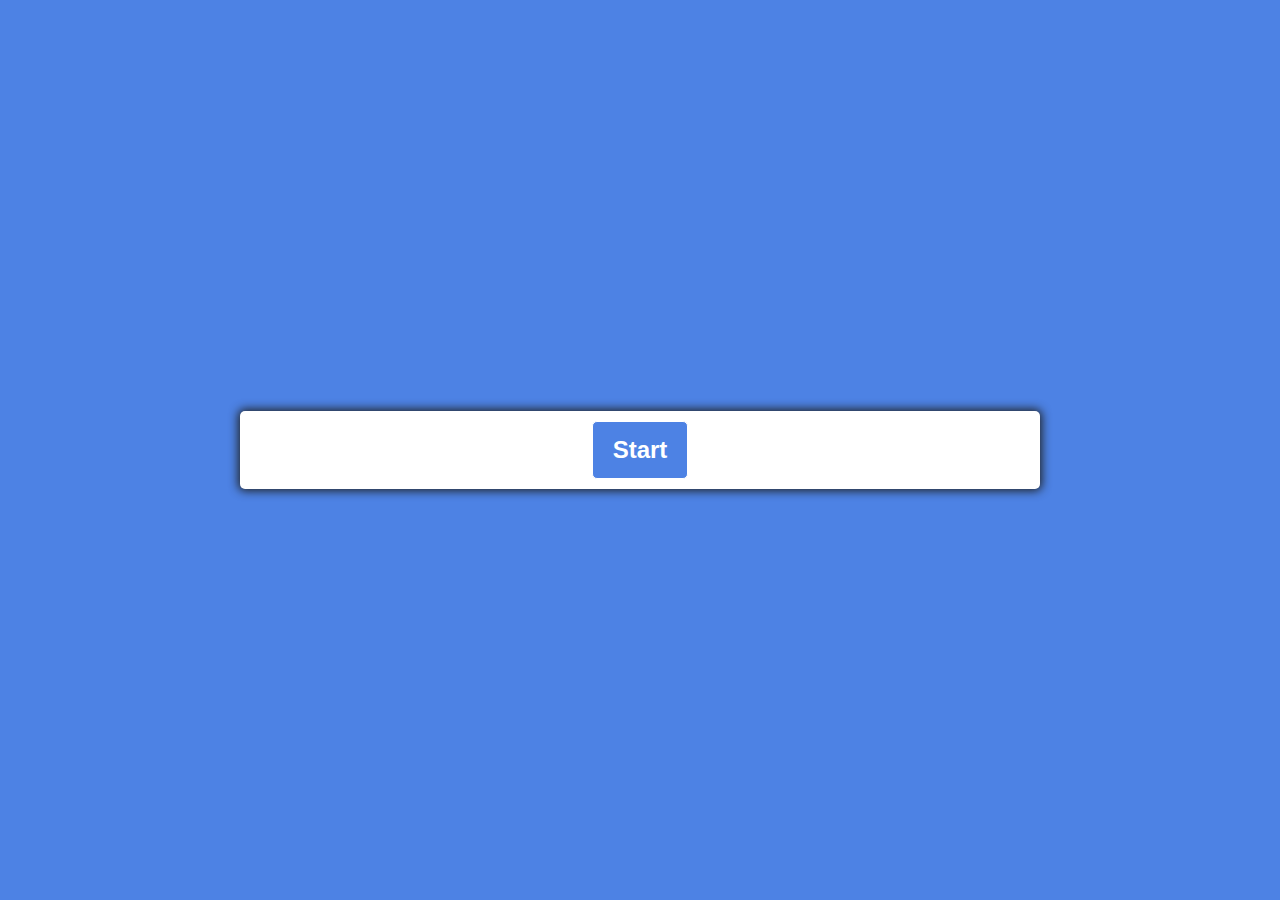
<file: Quiz/saveQuizJS/quizApp/quizApp.html>
<!DOCTYPE html>
<html lang="fr">
<head>
    <meta charset="UTF-8">
    <meta http-equiv="X-UA-Compatible" content="IE=edge">
    <meta name="viewport" content="width=device-width, initial-scale=1.0">
    <link rel="stylesheet" href="https://maxcdn.bootstrapcdn.com/bootstrap/4.0.0/css/bootstrap.min.css" integrity="sha384-Gn5384xqQ1aoWXA+058RXPxPg6fy4IWvTNh0E263XmFcJlSAwiGgFAW/dAiS6JXm" crossorigin="anonymous">
    <link rel="stylesheet" href="styleQuizApp.css">
    <script defer src="script.js"></script>
    <title>Quiz App</title>
</head>
<body>
    <div class="container appQuiz">
        <div class="hide" id="question-container">
            <div id="question">Question</div>
            <div id="answer-buttons" class="btn-grid">
                <button class="btn">Answer 1</button>
                <button class="btn">Answer 2</button>
                <button class="btn">Answer 3</button>
                <button class="btn">Answer 4</button>
            </div>
        </div>
        <div class="controls">
            <button class="start-btn btn" id="start-btn">Start</button>
            <button class="next-btn btn hide" id="next-btn">Next</button>
        </div>
    </div>
</body>
</html>
</file>
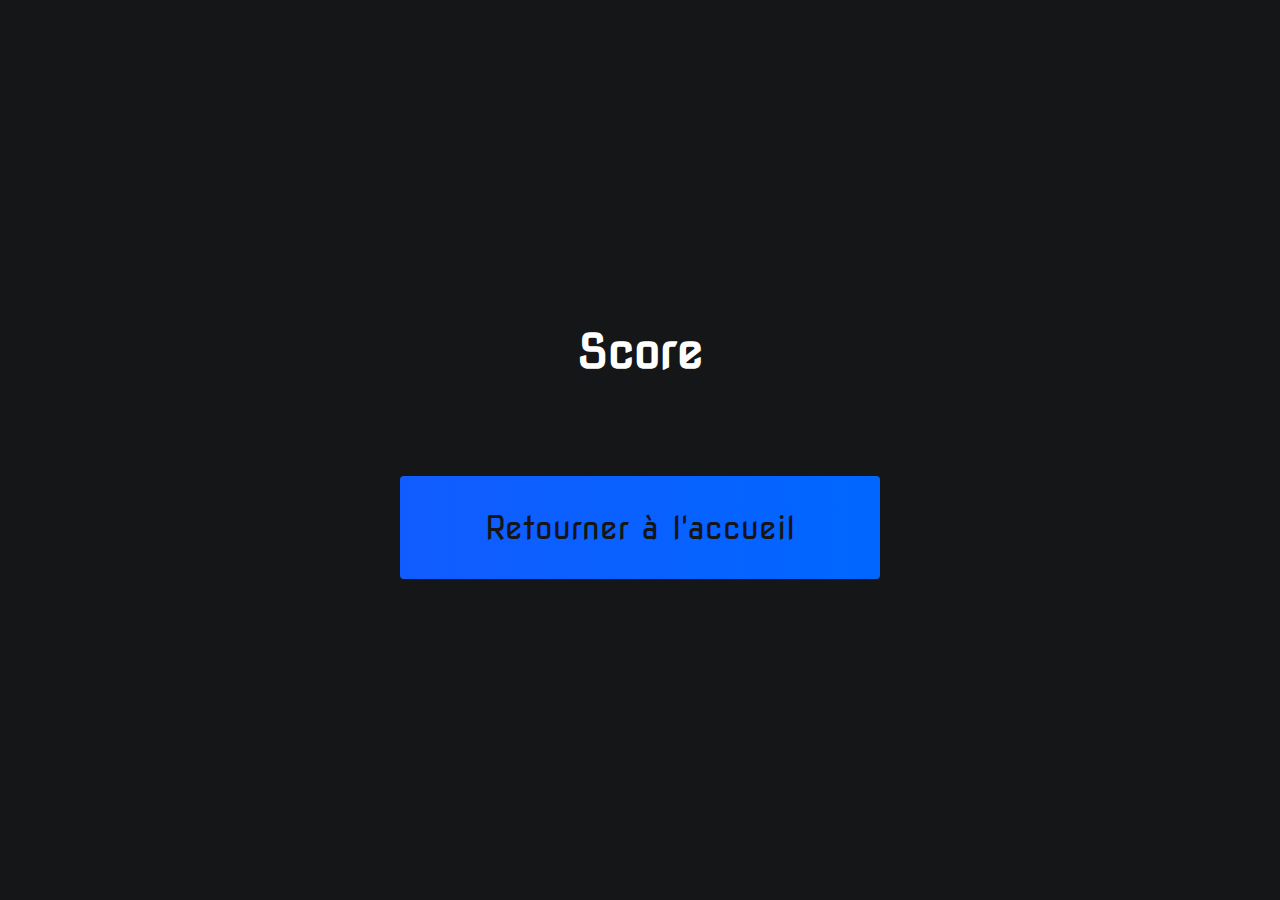
<file: Quiz/saveQuizJS/quizV2/ecranDeFin.html>
<!DOCTYPE html>
<html lang="en">
<head>
    <meta charset="UTF-8">
    <meta http-equiv="X-UA-Compatible" content="IE=edge">
    <meta name="viewport" content="width=device-width, initial-scale=1.0">
    <link rel="stylesheet" href="styleQuizHTML.css">
    <title>Quiz'Up</title>
</head>
<body>
    <div class="container">
        <div id="end" class="flex-center flex-column">
            <h1 id="scoreFinal">Score</h1>
            <a href="../admin/listeCategories.php" class="btn">Retourner à l'accueil</a>
        </div>
    </div>
</body>
</html>
</file>
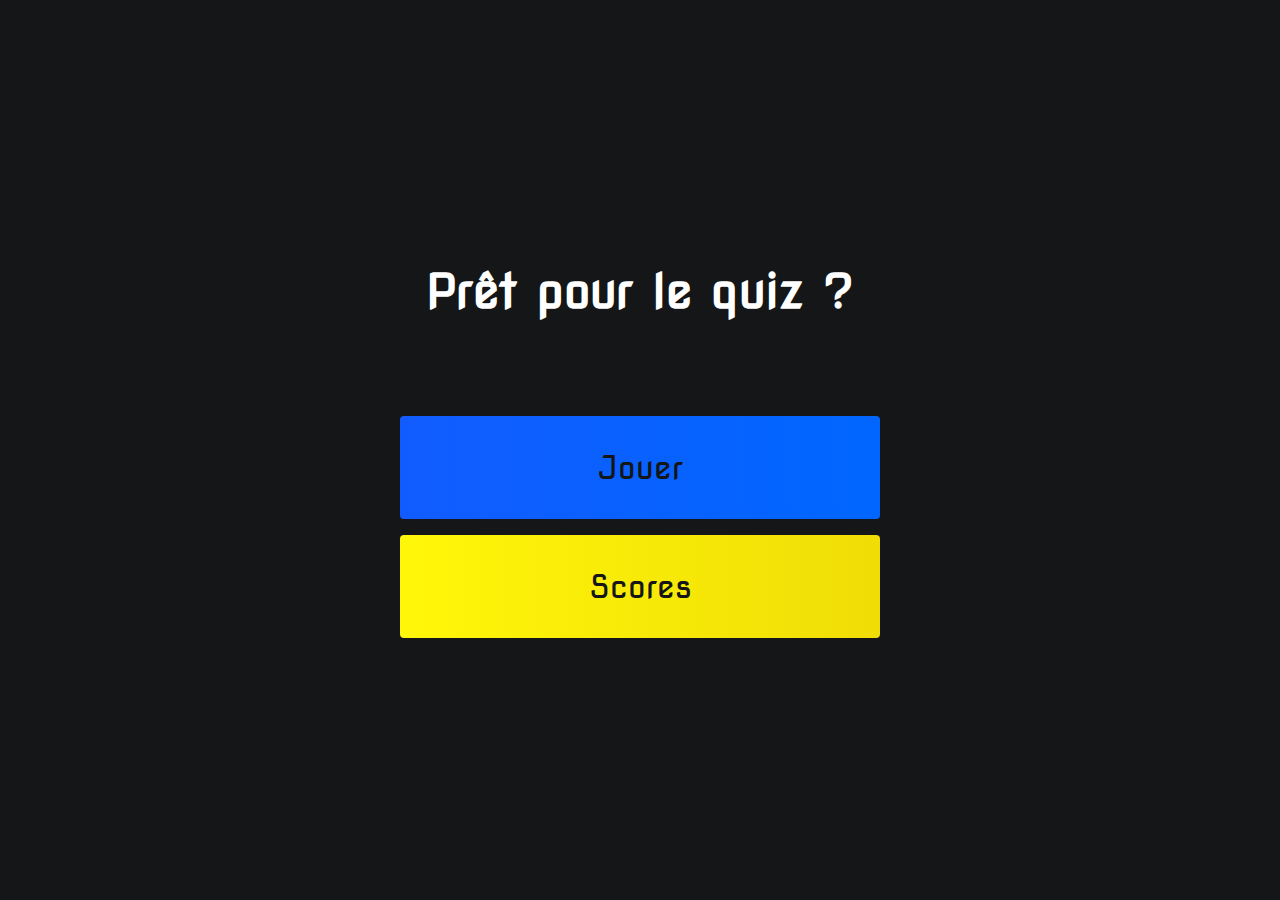
<file: Quiz/saveQuizJS/quizV2/indexQuiz.html>
<!DOCTYPE html>
<html lang="en">
<head>
    <meta charset="UTF-8">
    <meta http-equiv="X-UA-Compatible" content="IE=edge">
    <meta name="viewport" content="width=device-width, initial-scale=1.0">
    <link rel="stylesheet" href="styleQuizHTML.css">
    <title>Accueil</title>
</head>
<body>
    <div class="container">
        <div id="home" class="flex-column flex-center">
            <h1>Prêt pour le quiz ?</h1>
            <a href="jeu.html" class="btn">Jouer</a>
            <a href="scores.html" class="btn" id="btn-scores">Scores</a>
        </div>
    </div>
    
</body>
</html>
</file>
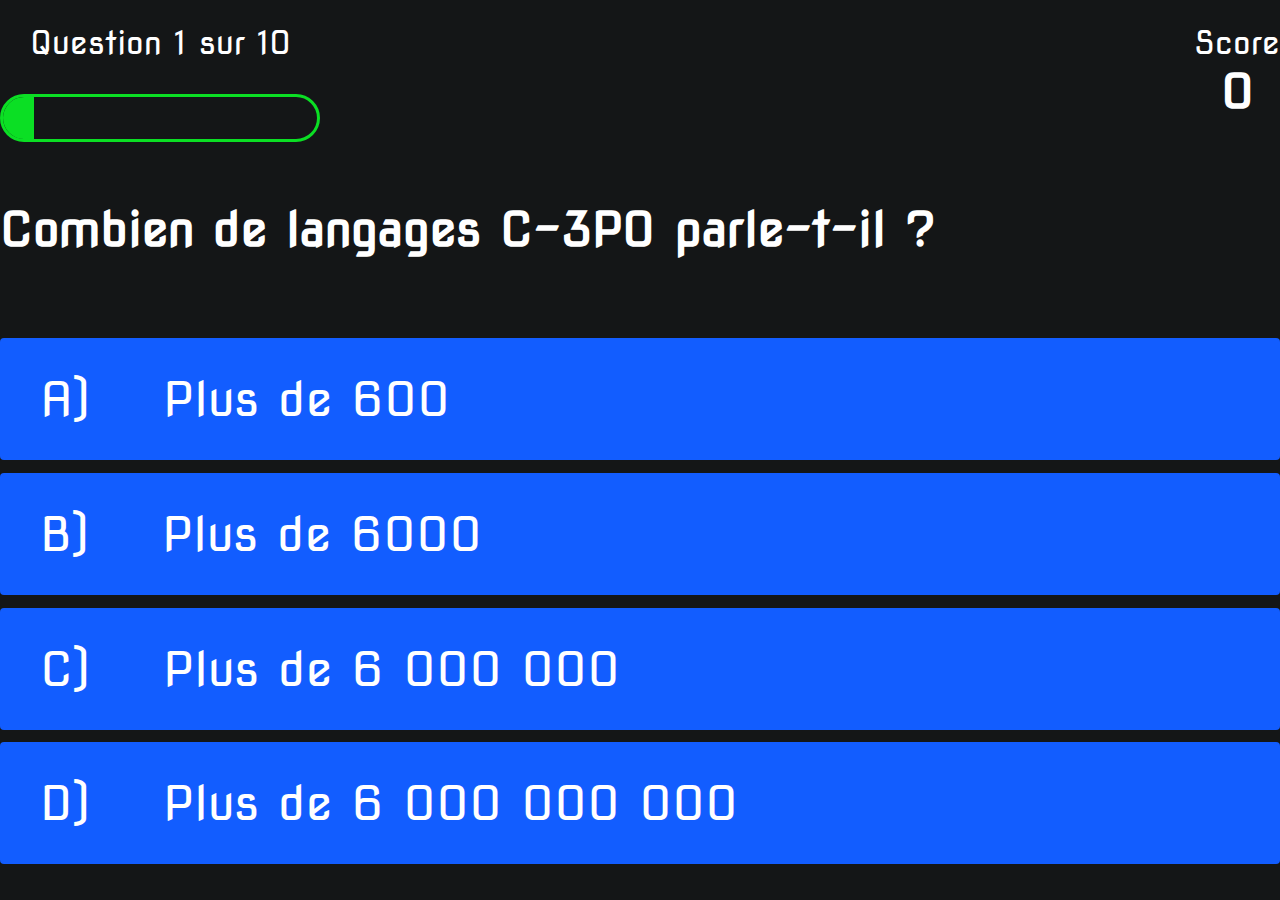
<file: Quiz/saveQuizJS/quizV2/jeu.html>
<!DOCTYPE html>
<html lang="en">
<head>
    <meta charset="UTF-8">
    <meta http-equiv="X-UA-Compatible" content="IE=edge">
    <meta name="viewport" content="width=device-width, initial-scale=1.0">
    <link rel="stylesheet" href="styleQuizHTML.css">
    <link rel="stylesheet" href="jeu.css">
    
    <title>Jeu</title>
</head>
<body>
    <div class="container">
        <div id="jeu" class="justify-center flex-column">
            <div id="hud">
                <div class="hud-item">
                    <p id="progressText" class="hud-prefix">
                        Question
                    </p>
                    <div id="progressBar">
                        <div id="progressBarFull"></div>
                    </div>
                </div>
                <div class="hud-item">
                    <p class="hud-prefix">
                        Score
                    </p>
                    <h1 class="hud-main-text" id="score">
                        0
                    </h1>
                </div>
            </div>
            <h1 id="question">Question 1 :</h1>
            <div class="reponse-container">
                <p class="reponse-prefix">A)</p>
                <p class="reponse-text" data-number="1">Réponse 1</p>
            </div>
            <div class="reponse-container">
                <p class="reponse-prefix">B)</p>
                <p class="reponse-text" data-number="2">Réponse 2</p>
            </div>
            <div class="reponse-container">
                <p class="reponse-prefix">C)</p>
                <p class="reponse-text" data-number="3">Réponse 3</p>
            </div>
            <div class="reponse-container">
                <p class="reponse-prefix">D)</p>
                <p class="reponse-text" data-number="4">Réponse 4</p>
            </div>
        </div>
    </div>
    <script src="jeu.js"></script>
</body>
</html>
</file>
<file: Quiz/saveQuizJS/quizApp/styleQuizApp.css>
*, *::before, *::after  /* Selectionne tous les élements */
{
  box-sizing: border-box;
  font-family: 'Lato', sans-serif;
}

:root
{
  --hue-neutral: #4d82e4;
  --hue-correct: green;
  --hue-wrong: red;
}

body
{
  --hue: var(--hue-neutral);
  padding: 0;
  margin: 0;
  width: 100vw;
  height: 100vh;
  display: flex;
  justify-content: center;
  align-items: center;
  background-color: var(--hue);
}

body.correct
{
  --hue: var(--hue-correct);
}
body.wrong
{
  --hue: var(--hue-wrong);
}

.appQuiz
{
    width: 800px;
    max-width: 80%;
    background-color: white;
    border-radius: 5px;
    padding: 10px;
    box-shadow: 0 0 10px 2px;
}

.btn-grid
{
    display: grid;
    grid-template-columns: repeat(2, auto);  /* 2 reponses par ligne */
    gap: 10px;
    margin: 20px 0;
}
.btn 
{
    --hue: var(--hue-neutral);
    border: 1px solid;
    background-color: var(--hue);
    border-radius: 5px;
    padding: 5px 10px;
    color: white;
    outline: none;
}
.btn:hover
{
    border-color: black;
}
.btn.correct
{
    --hue: var(--hue-correct);
}
.btn.wrong
{
    --hue: var(--hue-wrong);
}
.start-btn, .next-btn
{
    font-size: 1.5rem;
    font-weight: bold;
    padding: 10px 20px;
}

.controls
{
    display: flex;
    justify-content: center;
    align-items: center;
}

.hide 
{
    display: none;
}
</file>
<file: Quiz/saveQuizJS/quizV2/styleQuizHTML.css>
@import url('https://fonts.googleapis.com/css2?family=Nova+Square&display=swap');

:root
{
    background-color: #141617;
}
* 
{
    box-sizing: border-box;
    margin: 0;
    padding: 0;
    font-family: 'Nova Square', cursive;
}
h1
{
    font-size: 3rem;
    color: rgb(255, 255, 255);
    margin-bottom: 5rem;
}
.container
{
    width: 100vw;
    height: 100vh;
    display: flex;
    justify-content: center;
    align-items: center;
    max-width: 80rem;
    margin: 0 auto;
    padding: 2rem;
}
.flex-column
{
    display: flex;
    flex-direction: column;
}
.flex-center
{
    justify-content: center;
    align-items: center;
}
.justify-center
{
    justify-content: center;
}
.text-center
{
    text-align: center;
}
.hide
{
    display: none;
}
.btn
{
    font-size: 2rem;
    padding: 2rem 0;
    width: 30rem;
    text-align: center;
    text-decoration: none;
    color: #141617;
    background: linear-gradient(90deg, rgb(18, 92, 255) 0%, rgb(0, 102, 255) 100%);
    border-radius: 4px;
    margin-top: 1rem;
}
.btn:hover
{
    cursor: pointer;
    box-shadow: 0 0.4rem 1.4rem 0 rgba(8, 114, 244, 0.6);
    transition: transform 150ms;
    transform: scale(1.03)
}
.btn[disabled]:hover
{
    cursor: not-allowed;
    box-shadow: none;
    transform: none;
}

#btn-scores
{
    background: linear-gradient(90deg, rgb(255, 247, 9) 0%, rgb(240, 221,6) 100%);
    border-radius: 4px;;
}
#btn-scores:hover
{
    box-shadow: 0 0.4rem 1.4rem 0 rgba(255, 255, 0, 0.05);
}

/* Page de fin */
.end-form-container
{
    width: 100%;
    max-width: 30rem;
    display: flex;
    flex-direction: column;
    align-items: center;

}
</file>
<file: Quiz/saveQuizJS/quizV2/jeu.css>
body
{
    color: #fff;
}
.reponse-container
{
    display: flex;
    margin-bottom: 0.8rem;
    width: 100%;
    border-radius: 4px;
    background: rgb(18, 93, 255);
    font-size: 3rem;
    min-width: 80rem;
}

.reponse-container:hover
{
    cursor: pointer;
    box-shadow: 0 0.4rem 1.4rem 0 rgba(6, 103, 247, 0.5);
    transform: scale(1.02);
    transform: transform 100ms;
}

.reponse-prefix
{
    padding: 2rem 2.5rem;
    color: white;
}
.reponse-text
{
    padding: 2rem;
    width: 100%;
}
.correct
{
    background: linear-gradient(32deg, rgba(11, 223, 36) 0%, rgb(41, 232, 111) 100%);
}
.false
{
    background: linear-gradient(32deg, rgba(230, 29, 29, 1) 0%, rgb(224, 11, 11, 1) 100%);
}

/* --------------------------------- HUD --------------------------------- */
#hud
{
    display: flex;
    justify-content: space-between;
}
.hud-prefix
{
    text-align: center;
    font-size: 2rem;
}
.hud-main-text
{
    text-align: center;
}

#progressBar
{
    width: 20rem;
    height: 3rem;
    border: 0.2rem solid rgb(11, 223, 36);
    margin-top: 2rem;
    border-radius: 50px;
    overflow: hidden;
}
#progressBarFull
{
    height: 100%;
    background: rgb(11, 223, 36);
    width: 0%;
}

@media screen and (max-width: 768px)
{
    .reponse-container
    {
        min-width: 40rem;
    }
}
</file>
